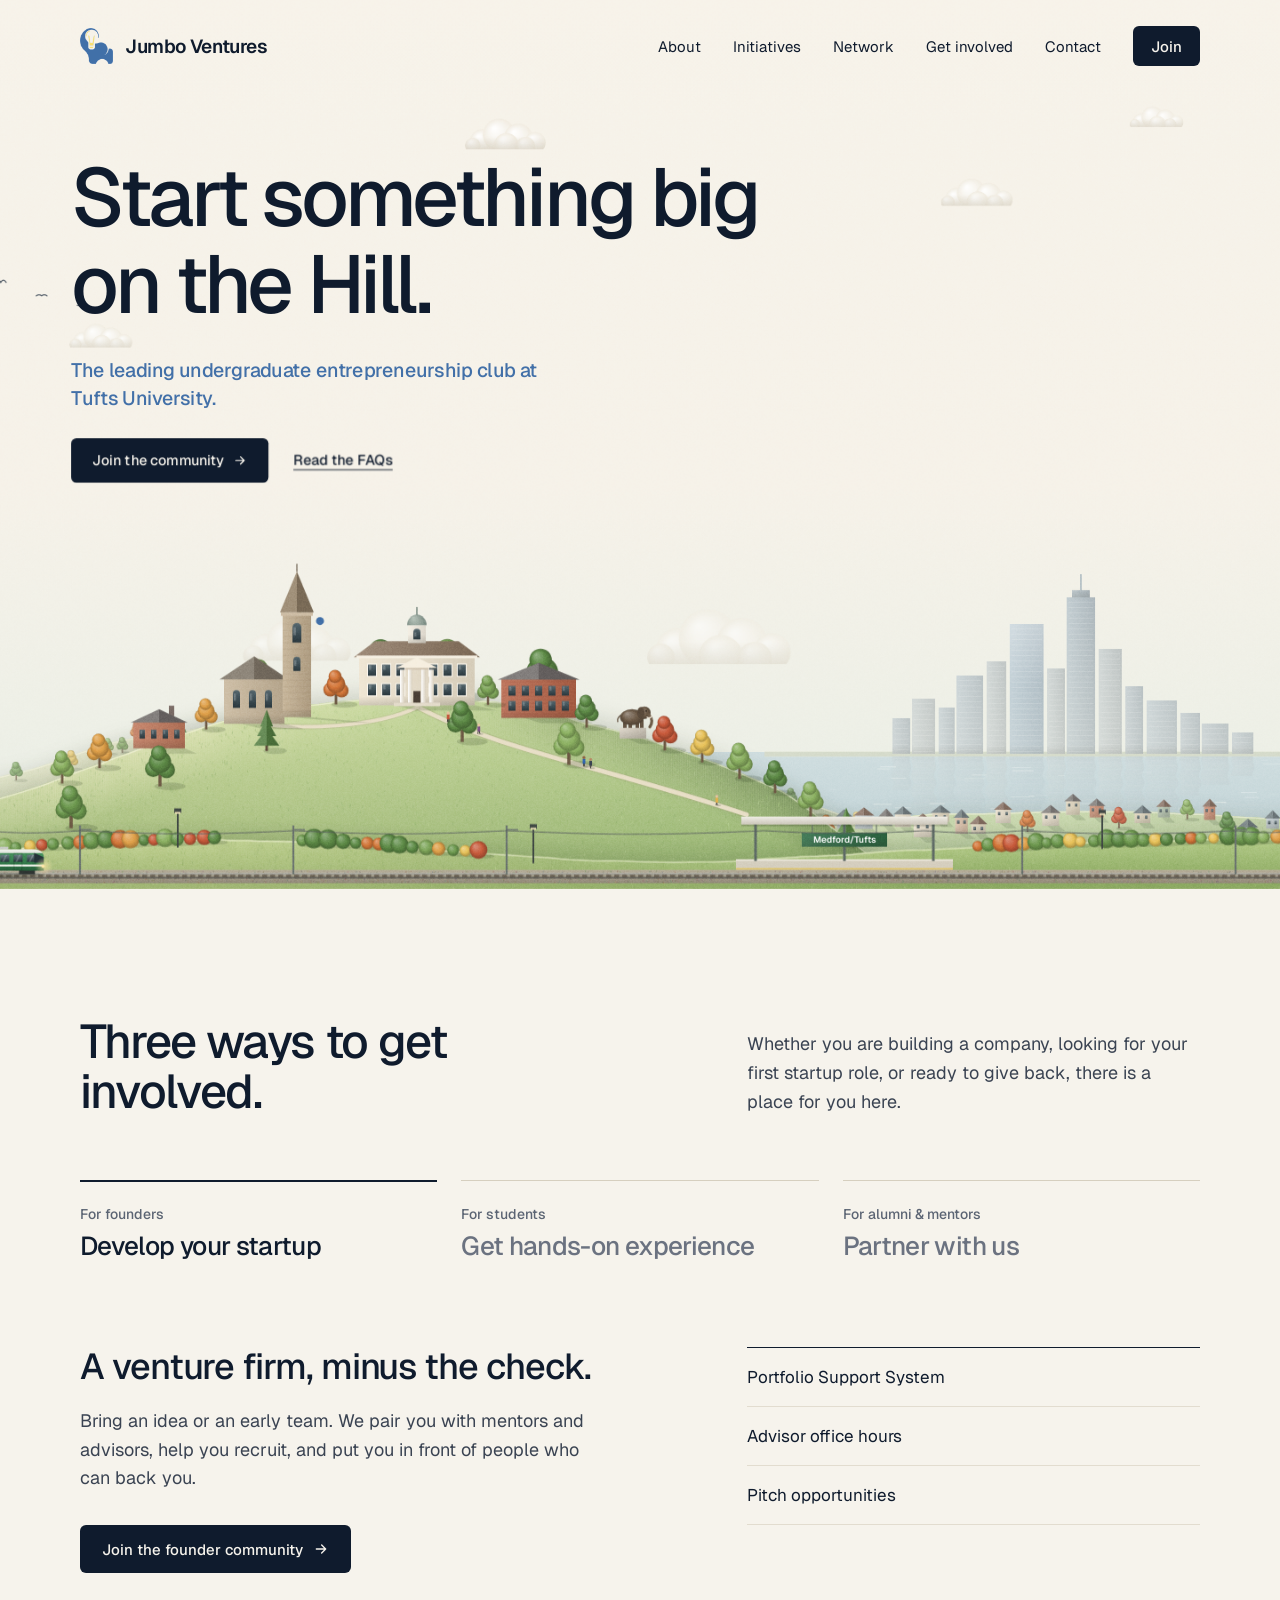
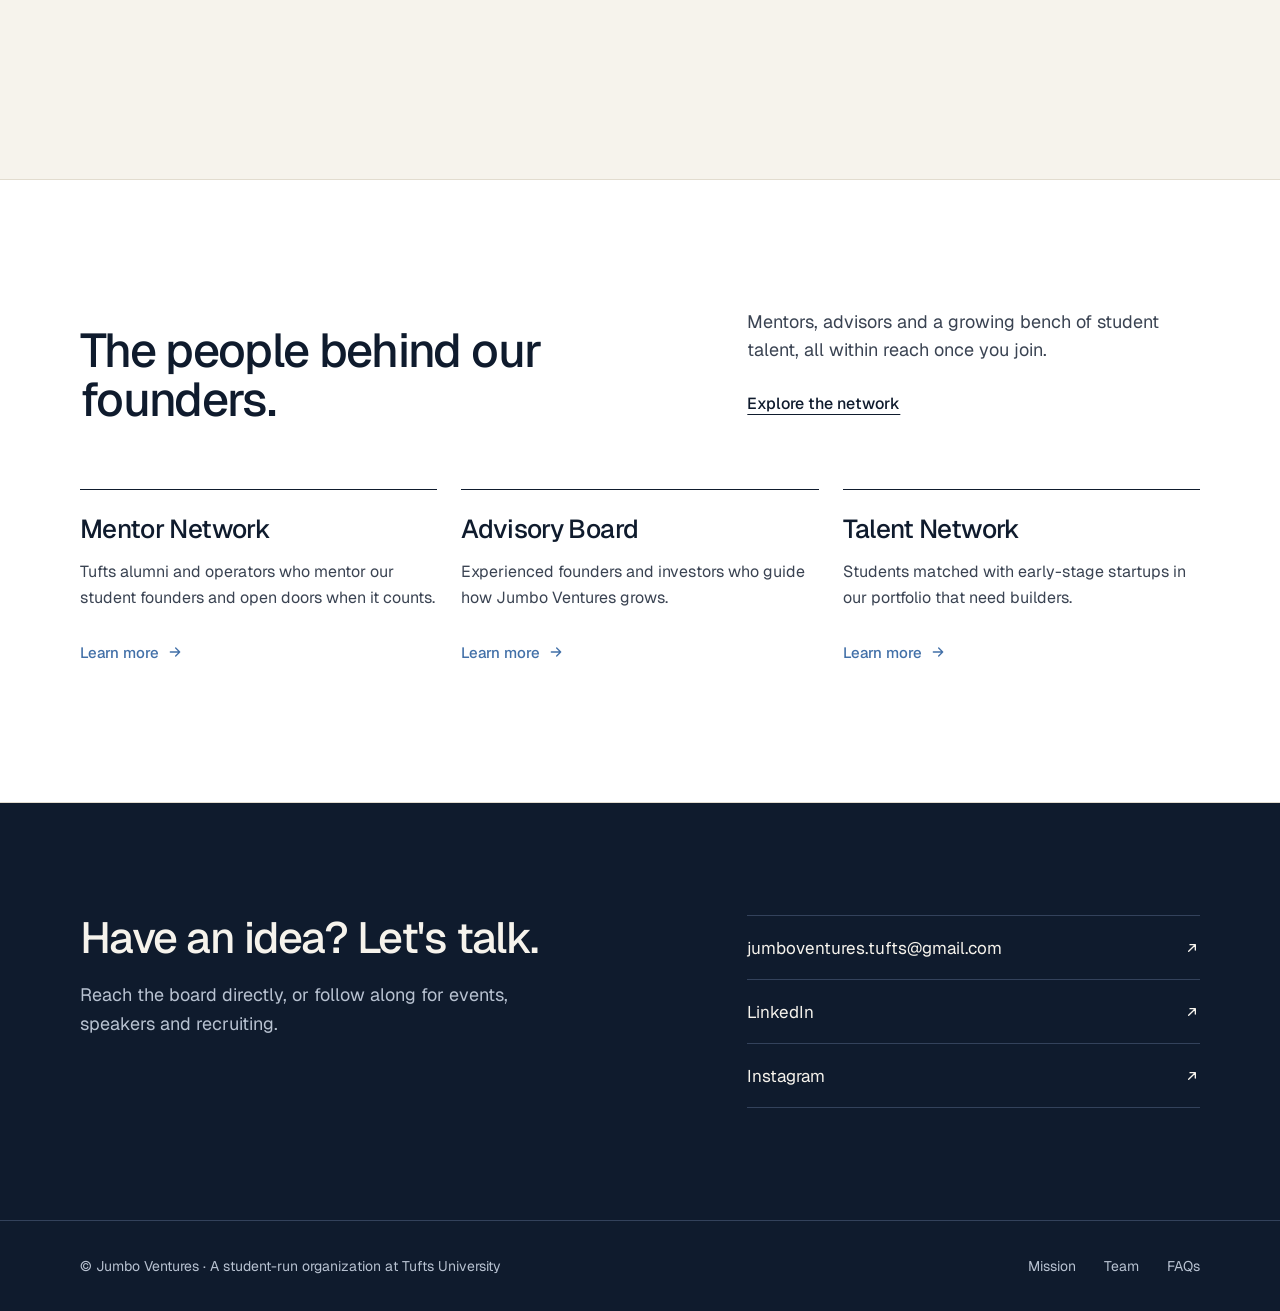
<file: index.html>
<!doctype html>
<html lang="en">
<head>
<meta charset="utf-8">
<meta name="viewport" content="width=device-width, initial-scale=1">
<title>Jumbo Ventures — Start something big on the Hill</title>
<meta name="description" content="Jumbo Ventures is the leading undergraduate entrepreneurship club at Tufts University.">
<meta property="og:title" content="Jumbo Ventures — Start something big on the Hill">
<meta property="og:description" content="Jumbo Ventures is the leading undergraduate entrepreneurship club at Tufts University.">
<link rel="icon" type="image/png" href="assets/jv-mark.png">
<link rel="preconnect" href="https://fonts.googleapis.com">
<link rel="preconnect" href="https://fonts.gstatic.com" crossorigin>
<link rel="stylesheet" href="https://fonts.googleapis.com/css2?family=Geist:wght@300..700&display=swap">
<link rel="stylesheet" href="assets/styles.css">
</head>
<body>

<header class="site-header overlay fade">
<a class="brand" href="index.html"><img src="assets/jv-mark.png" alt="" width="33" height="36"><span class="brand-name">Jumbo Ventures</span></a>
<button class="menu-btn" type="button" aria-label="Menu" aria-expanded="false" aria-controls="site-nav"><svg width="20" height="20" viewBox="0 0 24 24" fill="none" stroke="currentColor" stroke-width="2" stroke-linecap="round" aria-hidden="true"><path d="M4 8h16M4 16h16"/></svg></button>
<nav class="nav" id="site-nav" aria-label="Primary">
<a href="https://www.jumboventurestufts.org/about/mission">About</a>
<a href="https://www.jumboventurestufts.org/initatives/fireside-chats">Initiatives</a>
<a href="network.html">Network</a>
<a href="faq.html">Get involved</a>
<a href="#contact">Contact</a>
<a class="nav-cta" href="#paths">Join</a>
</nav>
</header>

<main>
<section class="hero" aria-label="Introduction">
<div class="hero-stage">
<div class="scene-wrap"><canvas id="scene" role="img" aria-label="Illustration: Tufts' Walnut Hill in early fall with Goddard Chapel, Ballou Hall and the Jumbo statue, students walking the paths, the Boston skyline reflected in the river, and a Green Line trolley pulling into Medford/Tufts"></canvas></div>
<div class="hero-copy">
<h1><span class="line rise" style="animation-delay: .15s;">Start something big</span><br><span class="roller rise" style="animation-delay: .45s;" aria-hidden="true"><span class="roller-track"><span>on the Hill.</span><span>at Tufts.</span><span>in your dorm room.</span><span>in Boston.</span><span>between classes.</span><span>on the Hill.</span></span></span><span class="sr-only" id="roller-live" aria-live="polite">on the Hill.</span></h1>
<p class="hero-sub rise" style="animation-delay: .75s;">The leading undergraduate entrepreneurship club at Tufts University.</p>
<div class="cta-row rise" style="animation-delay: .9s;"><a class="btn" href="#paths">Join the community <svg width="16" height="16" viewBox="0 0 24 24" fill="none" stroke="currentColor" stroke-width="2" stroke-linecap="round" stroke-linejoin="round" aria-hidden="true"><path d="M5 12h14M13 6l6 6-6 6"/></svg></a><a class="tlink" href="faq.html">Read the FAQs</a></div>
</div>
</div>
</section>

<section class="section" id="paths" aria-labelledby="paths-title">
<div class="grid12 section-head">
<h2 class="h2" id="paths-title">Three ways to get involved.</h2>
<div><p class="lede">Whether you are building a company, looking for your first startup role, or ready to give back, there is a place for you here.</p></div>
</div>
<div class="tabs" role="tablist" aria-label="Who you are">
<button class="path-row is-active" type="button" role="tab" id="tab-0" aria-controls="panel-0" aria-selected="true"><span class="bar"></span><span class="who">For founders</span><span class="title">Develop your startup</span></button>
<button class="path-row" type="button" role="tab" id="tab-1" aria-controls="panel-1" aria-selected="false" tabindex="-1"><span class="bar"></span><span class="who">For students</span><span class="title">Get hands-on experience</span></button>
<button class="path-row" type="button" role="tab" id="tab-2" aria-controls="panel-2" aria-selected="false" tabindex="-1"><span class="bar"></span><span class="who">For alumni &amp; mentors</span><span class="title">Partner with us</span></button>
</div>
<div class="path-panels">
<div class="panel grid12 is-active" id="panel-0" role="tabpanel" aria-labelledby="tab-0">
<div class="copy"><h3>A venture firm, minus the check.</h3><p>Bring an idea or an early team. We pair you with mentors and advisors, help you recruit, and put you in front of people who can back you.</p><a class="btn" href="https://www.jumboventurestufts.org/get-involved/founder-community">Join the founder community <svg width="16" height="16" viewBox="0 0 24 24" fill="none" stroke="currentColor" stroke-width="2" stroke-linecap="round" stroke-linejoin="round" aria-hidden="true"><path d="M5 12h14M13 6l6 6-6 6"/></svg></a></div>
<ul><li>Portfolio Support System</li><li>Advisor office hours</li><li>Pitch opportunities</li></ul>
</div>
<div class="panel grid12" id="panel-1" role="tabpanel" aria-labelledby="tab-1" hidden>
<div class="copy"><h3>Learn by building with real startups.</h3><p>Not ready to found? Join the Talent Network and get matched with early-stage companies in our portfolio that need designers, engineers and operators.</p><a class="btn" href="https://www.jumboventurestufts.org/initatives/talent-network">Join the talent network <svg width="16" height="16" viewBox="0 0 24 24" fill="none" stroke="currentColor" stroke-width="2" stroke-linecap="round" stroke-linejoin="round" aria-hidden="true"><path d="M5 12h14M13 6l6 6-6 6"/></svg></a></div>
<ul><li>Talent Network matching</li><li>Workshops and Fireside Chats</li><li>Trips to startup hubs</li></ul>
</div>
<div class="panel grid12" id="panel-2" role="tabpanel" aria-labelledby="tab-2" hidden>
<div class="copy"><h3>Help the next generation of Tufts founders.</h3><p>Share what you have learned: speak at a Fireside Chat, advise a student team, or join our Mentor Network and Advisory Board.</p><a class="btn" href="https://www.jumboventurestufts.org/partnership/partnering-with-jumbo-ventures">Partner with Jumbo Ventures <svg width="16" height="16" viewBox="0 0 24 24" fill="none" stroke="currentColor" stroke-width="2" stroke-linecap="round" stroke-linejoin="round" aria-hidden="true"><path d="M5 12h14M13 6l6 6-6 6"/></svg></a></div>
<ul><li>Mentor Network</li><li>Advisory Board</li><li>Speaking and hosting</li></ul>
</div>
</div>
</section>

<section class="section network" aria-labelledby="network-title">
<div class="grid12 section-head">
<h2 class="h2" id="network-title">The people behind our founders.</h2>
<div><p class="lede">Mentors, advisors and a growing bench of student talent, all within reach once you join.</p><a class="tlink" href="network.html">Explore the network</a></div>
</div>
<div class="network-cols">
<a class="network-col" href="network.html"><span class="name">Mentor Network</span><span class="desc">Tufts alumni and operators who mentor our student founders and open doors when it counts.</span><span class="more">Learn more <svg width="16" height="16" viewBox="0 0 24 24" fill="none" stroke="currentColor" stroke-width="2" stroke-linecap="round" stroke-linejoin="round" aria-hidden="true"><path d="M5 12h14M13 6l6 6-6 6"/></svg></span></a>
<a class="network-col" href="network.html"><span class="name">Advisory Board</span><span class="desc">Experienced founders and investors who guide how Jumbo Ventures grows.</span><span class="more">Learn more <svg width="16" height="16" viewBox="0 0 24 24" fill="none" stroke="currentColor" stroke-width="2" stroke-linecap="round" stroke-linejoin="round" aria-hidden="true"><path d="M5 12h14M13 6l6 6-6 6"/></svg></span></a>
<a class="network-col" href="network.html"><span class="name">Talent Network</span><span class="desc">Students matched with early-stage startups in our portfolio that need builders.</span><span class="more">Learn more <svg width="16" height="16" viewBox="0 0 24 24" fill="none" stroke="currentColor" stroke-width="2" stroke-linecap="round" stroke-linejoin="round" aria-hidden="true"><path d="M5 12h14M13 6l6 6-6 6"/></svg></span></a>
</div>
</section>

<section class="contact grid12" id="contact" aria-labelledby="contact-title">
<div>
<h2 class="h2" id="contact-title">Have an idea? Let's talk.</h2>
<p>Reach the board directly, or follow along for events, speakers and recruiting.</p>
</div>
<div class="contact-links">
<a href="mailto:jumboventures.tufts@gmail.com"><span>jumboventures.tufts@gmail.com</span><svg width="16" height="16" viewBox="0 0 24 24" fill="none" stroke="currentColor" stroke-width="2" stroke-linecap="round" stroke-linejoin="round" aria-hidden="true"><path d="M7 17L17 7M9 7h8v8"/></svg></a>
<a href="https://www.linkedin.com/company/tufts-jumbo-ventures/"><span>LinkedIn</span><svg width="16" height="16" viewBox="0 0 24 24" fill="none" stroke="currentColor" stroke-width="2" stroke-linecap="round" stroke-linejoin="round" aria-hidden="true"><path d="M7 17L17 7M9 7h8v8"/></svg></a>
<a href="https://www.instagram.com/tuftsjumboventures/"><span>Instagram</span><svg width="16" height="16" viewBox="0 0 24 24" fill="none" stroke="currentColor" stroke-width="2" stroke-linecap="round" stroke-linejoin="round" aria-hidden="true"><path d="M7 17L17 7M9 7h8v8"/></svg></a>
</div>
</section>
</main>

<footer class="site-footer">
<span>© Jumbo Ventures · A student-run organization at Tufts University</span>
<nav aria-label="Footer"><a href="https://www.jumboventurestufts.org/about/mission">Mission</a><a href="https://www.jumboventurestufts.org/about/team">Team</a><a href="faq.html">FAQs</a></nav>
</footer>

<script src="assets/scene.js"></script>
<script src="assets/site.js"></script>
</body>
</html>
</file>
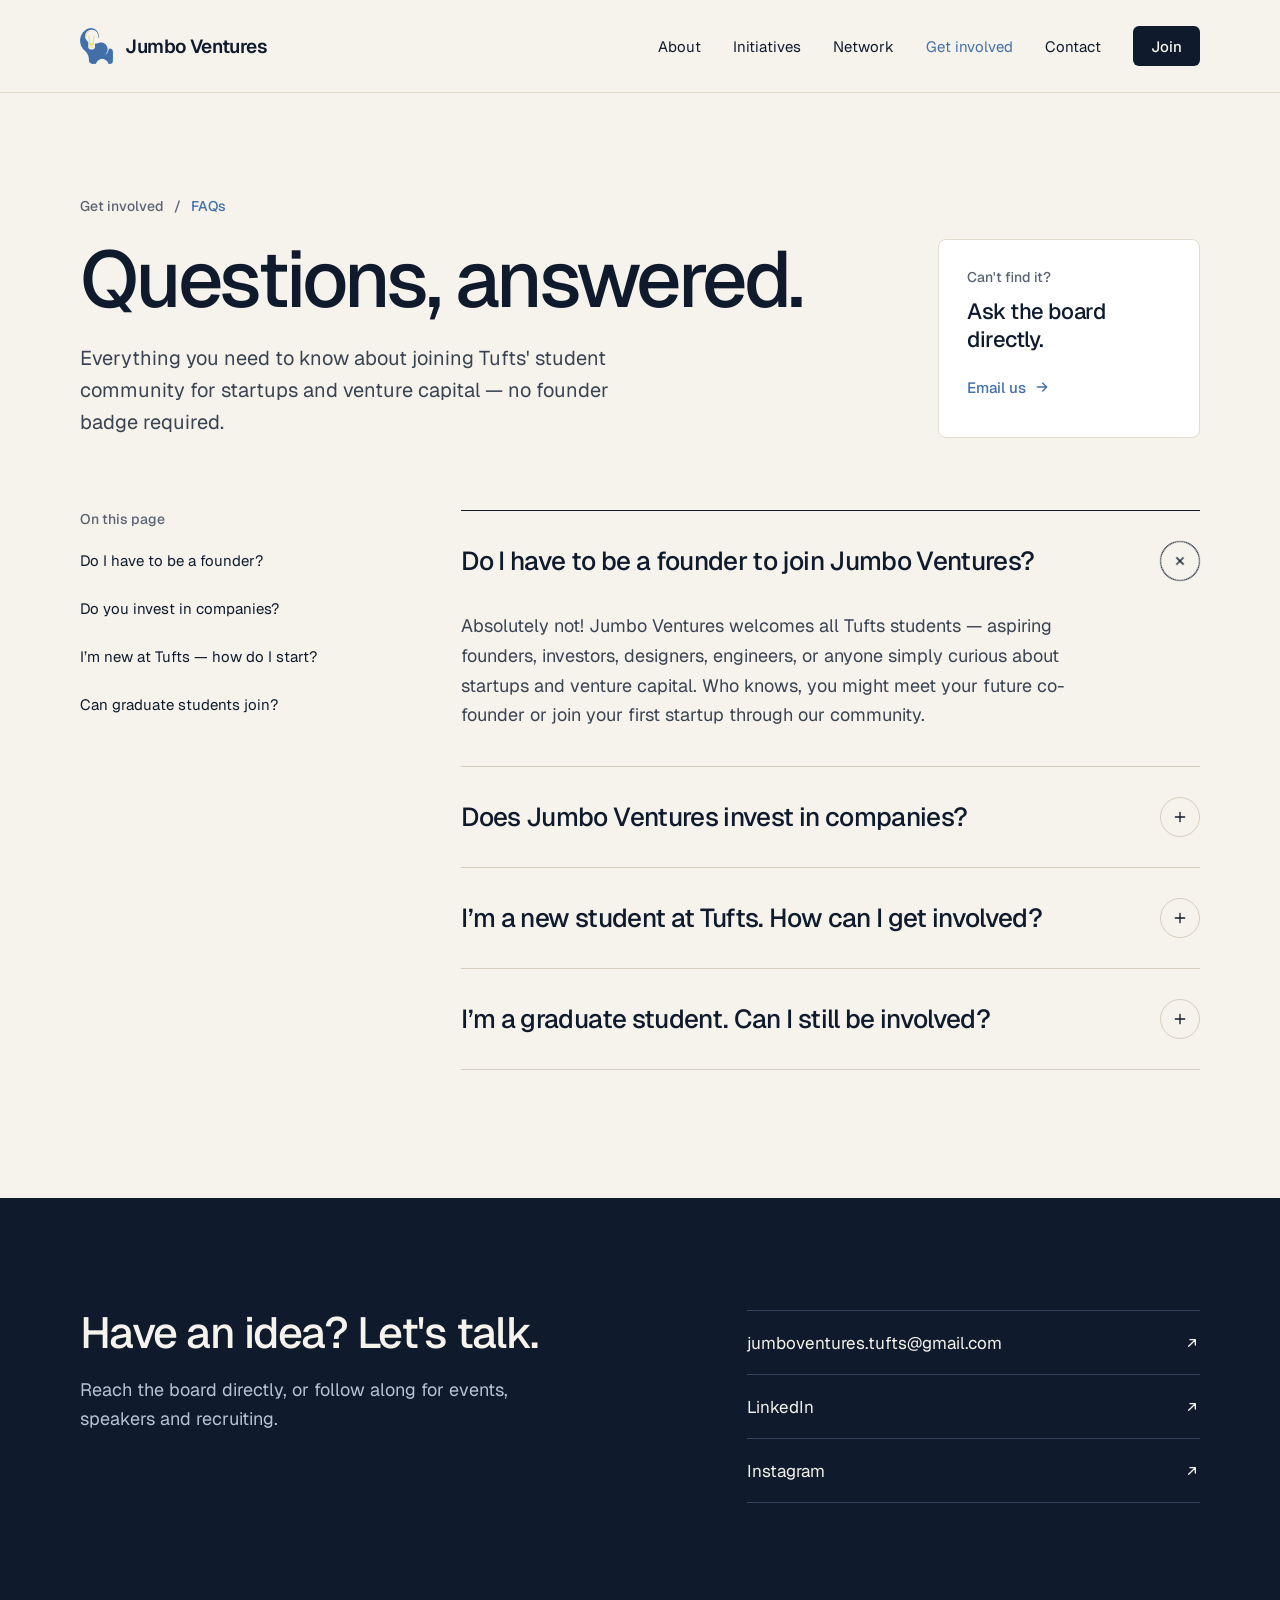
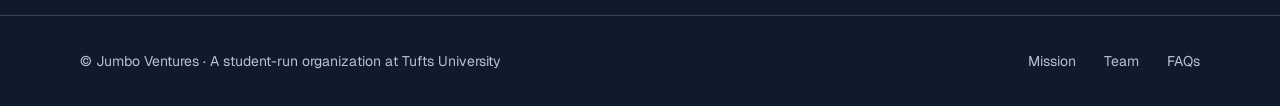
<file: faq.html>
<!doctype html>
<html lang="en">
<head>
<meta charset="utf-8">
<meta name="viewport" content="width=device-width, initial-scale=1">
<title>FAQs — Jumbo Ventures</title>
<meta name="description" content="Answers to common questions about joining Jumbo Ventures at Tufts.">
<meta property="og:title" content="FAQs — Jumbo Ventures">
<meta property="og:description" content="Answers to common questions about joining Jumbo Ventures at Tufts.">
<link rel="icon" type="image/png" href="assets/jv-mark.png">
<link rel="preconnect" href="https://fonts.googleapis.com">
<link rel="preconnect" href="https://fonts.gstatic.com" crossorigin>
<link rel="stylesheet" href="https://fonts.googleapis.com/css2?family=Geist:wght@300..700&display=swap">
<link rel="stylesheet" href="assets/styles.css">
</head>
<body>

<header class="site-header ruled">
<a class="brand" href="index.html"><img src="assets/jv-mark.png" alt="" width="33" height="36"><span class="brand-name">Jumbo Ventures</span></a>
<button class="menu-btn" type="button" aria-label="Menu" aria-expanded="false" aria-controls="site-nav"><svg width="20" height="20" viewBox="0 0 24 24" fill="none" stroke="currentColor" stroke-width="2" stroke-linecap="round" aria-hidden="true"><path d="M4 8h16M4 16h16"/></svg></button>
<nav class="nav" id="site-nav" aria-label="Primary">
<a href="https://www.jumboventurestufts.org/about/mission">About</a>
<a href="https://www.jumboventurestufts.org/initatives/fireside-chats">Initiatives</a>
<a href="network.html">Network</a>
<a href="faq.html" aria-current="page">Get involved</a>
<a href="#contact">Contact</a>
<a class="nav-cta" href="index.html#paths">Join</a>
</nav>
</header>

<main>
<section class="page-hero grid12">
<div>
<div class="crumbs"><span>Get involved</span><span aria-hidden="true">/</span><span class="here">FAQs</span></div>
<h1>Questions, answered.</h1>
<p class="lede" style="max-width: 560px; font-size: 20px;">Everything you need to know about joining Tufts' student community for startups and venture capital — no founder badge required.</p>
</div>
<aside class="ask-card"><span class="k">Can't find it?</span><span class="t">Ask the board directly.</span><a href="mailto:jumboventures.tufts@gmail.com">Email us <svg width="16" height="16" viewBox="0 0 24 24" fill="none" stroke="currentColor" stroke-width="2" stroke-linecap="round" stroke-linejoin="round" aria-hidden="true"><path d="M5 12h14M13 6l6 6-6 6"/></svg></a></aside>
</section>
<section class="faq-grid grid12" aria-label="Frequently asked questions">
<nav class="faq-toc" aria-label="Questions on this page"><span class="k">On this page</span>
<button type="button">Do I have to be a founder?</button>
<button type="button">Do you invest in companies?</button>
<button type="button">I’m new at Tufts — how do I start?</button>
<button type="button">Can graduate students join?</button>
</nav>
<div class="faq-list">
<div class="faq-item is-open">
<h2 style="margin:0;font:inherit;"><button class="faq-q" type="button" aria-expanded="true" aria-controls="faq-a-0" id="faq-q-0"><span class="q">Do I have to be a founder to join Jumbo Ventures?</span><span class="icon"><svg width="16" height="16" viewBox="0 0 24 24" fill="none" stroke="currentColor" stroke-width="2" stroke-linecap="round" aria-hidden="true"><path d="M12 5v14M5 12h14"/></svg></span></button></h2>
<div class="faq-a" id="faq-a-0" role="region" aria-labelledby="faq-q-0"><div><p>Absolutely not! Jumbo Ventures welcomes all Tufts students — aspiring founders, investors, designers, engineers, or anyone simply curious about startups and venture capital. Who knows, you might meet your future co-founder or join your first startup through our community.</p></div></div>
</div>
<div class="faq-item">
<h2 style="margin:0;font:inherit;"><button class="faq-q" type="button" aria-expanded="false" aria-controls="faq-a-1" id="faq-q-1"><span class="q">Does Jumbo Ventures invest in companies?</span><span class="icon"><svg width="16" height="16" viewBox="0 0 24 24" fill="none" stroke="currentColor" stroke-width="2" stroke-linecap="round" aria-hidden="true"><path d="M12 5v14M5 12h14"/></svg></span></button></h2>
<div class="faq-a" id="faq-a-1" role="region" aria-labelledby="faq-q-1"><div><p>No, we don’t directly invest in startups. Jumbo Ventures is a student-run organization focused on education, networking, and community. We make introductions, host pitch events, and connect student founders with mentors, alumni, and potential investors. Tufts students can also access funding through the Derby Entrepreneurship Center (competitions and grants) — those aren’t affiliated with or managed by Jumbo Ventures, but we’re happy to guide you toward them.</p></div></div>
</div>
<div class="faq-item">
<h2 style="margin:0;font:inherit;"><button class="faq-q" type="button" aria-expanded="false" aria-controls="faq-a-2" id="faq-q-2"><span class="q">I’m a new student at Tufts. How can I get involved?</span><span class="icon"><svg width="16" height="16" viewBox="0 0 24 24" fill="none" stroke="currentColor" stroke-width="2" stroke-linecap="round" aria-hidden="true"><path d="M12 5v14M5 12h14"/></svg></span></button></h2>
<div class="faq-a" id="faq-a-2" role="region" aria-labelledby="faq-q-2"><div><p>We’re excited to have you! Browse our semester-long programs, upcoming events, workshops, and recruitment opportunities. Follow us on <a href="https://www.linkedin.com/company/tufts-jumbo-ventures/">LinkedIn</a> and <a href="https://www.instagram.com/tuftsjumboventures/">Instagram (@tuftsjumboventures)</a> to stay in the loop.</p></div></div>
</div>
<div class="faq-item">
<h2 style="margin:0;font:inherit;"><button class="faq-q" type="button" aria-expanded="false" aria-controls="faq-a-3" id="faq-q-3"><span class="q">I’m a graduate student. Can I still be involved?</span><span class="icon"><svg width="16" height="16" viewBox="0 0 24 24" fill="none" stroke="currentColor" stroke-width="2" stroke-linecap="round" aria-hidden="true"><path d="M12 5v14M5 12h14"/></svg></span></button></h2>
<div class="faq-a" id="faq-a-3" role="region" aria-labelledby="faq-q-3"><div><p>Jumbo Ventures primarily serves Tufts undergraduates, but we’re always open to collaborating with graduate students who are passionate about innovation and startups. If you’re interested in partnering, mentoring, or joining our programs, reach out to one of our board members directly.</p></div></div>
</div>
</div>
</section>
<section class="contact grid12" id="contact" aria-labelledby="contact-title">
<div>
<h2 class="h2" id="contact-title">Have an idea? Let's talk.</h2>
<p>Reach the board directly, or follow along for events, speakers and recruiting.</p>
</div>
<div class="contact-links">
<a href="mailto:jumboventures.tufts@gmail.com"><span>jumboventures.tufts@gmail.com</span><svg width="16" height="16" viewBox="0 0 24 24" fill="none" stroke="currentColor" stroke-width="2" stroke-linecap="round" stroke-linejoin="round" aria-hidden="true"><path d="M7 17L17 7M9 7h8v8"/></svg></a>
<a href="https://www.linkedin.com/company/tufts-jumbo-ventures/"><span>LinkedIn</span><svg width="16" height="16" viewBox="0 0 24 24" fill="none" stroke="currentColor" stroke-width="2" stroke-linecap="round" stroke-linejoin="round" aria-hidden="true"><path d="M7 17L17 7M9 7h8v8"/></svg></a>
<a href="https://www.instagram.com/tuftsjumboventures/"><span>Instagram</span><svg width="16" height="16" viewBox="0 0 24 24" fill="none" stroke="currentColor" stroke-width="2" stroke-linecap="round" stroke-linejoin="round" aria-hidden="true"><path d="M7 17L17 7M9 7h8v8"/></svg></a>
</div>
</section>
</main>

<footer class="site-footer">
<span>© Jumbo Ventures · A student-run organization at Tufts University</span>
<nav aria-label="Footer"><a href="https://www.jumboventurestufts.org/about/mission">Mission</a><a href="https://www.jumboventurestufts.org/about/team">Team</a><a href="faq.html">FAQs</a></nav>
</footer>

<script src="assets/site.js"></script>
</body>
</html>
</file>
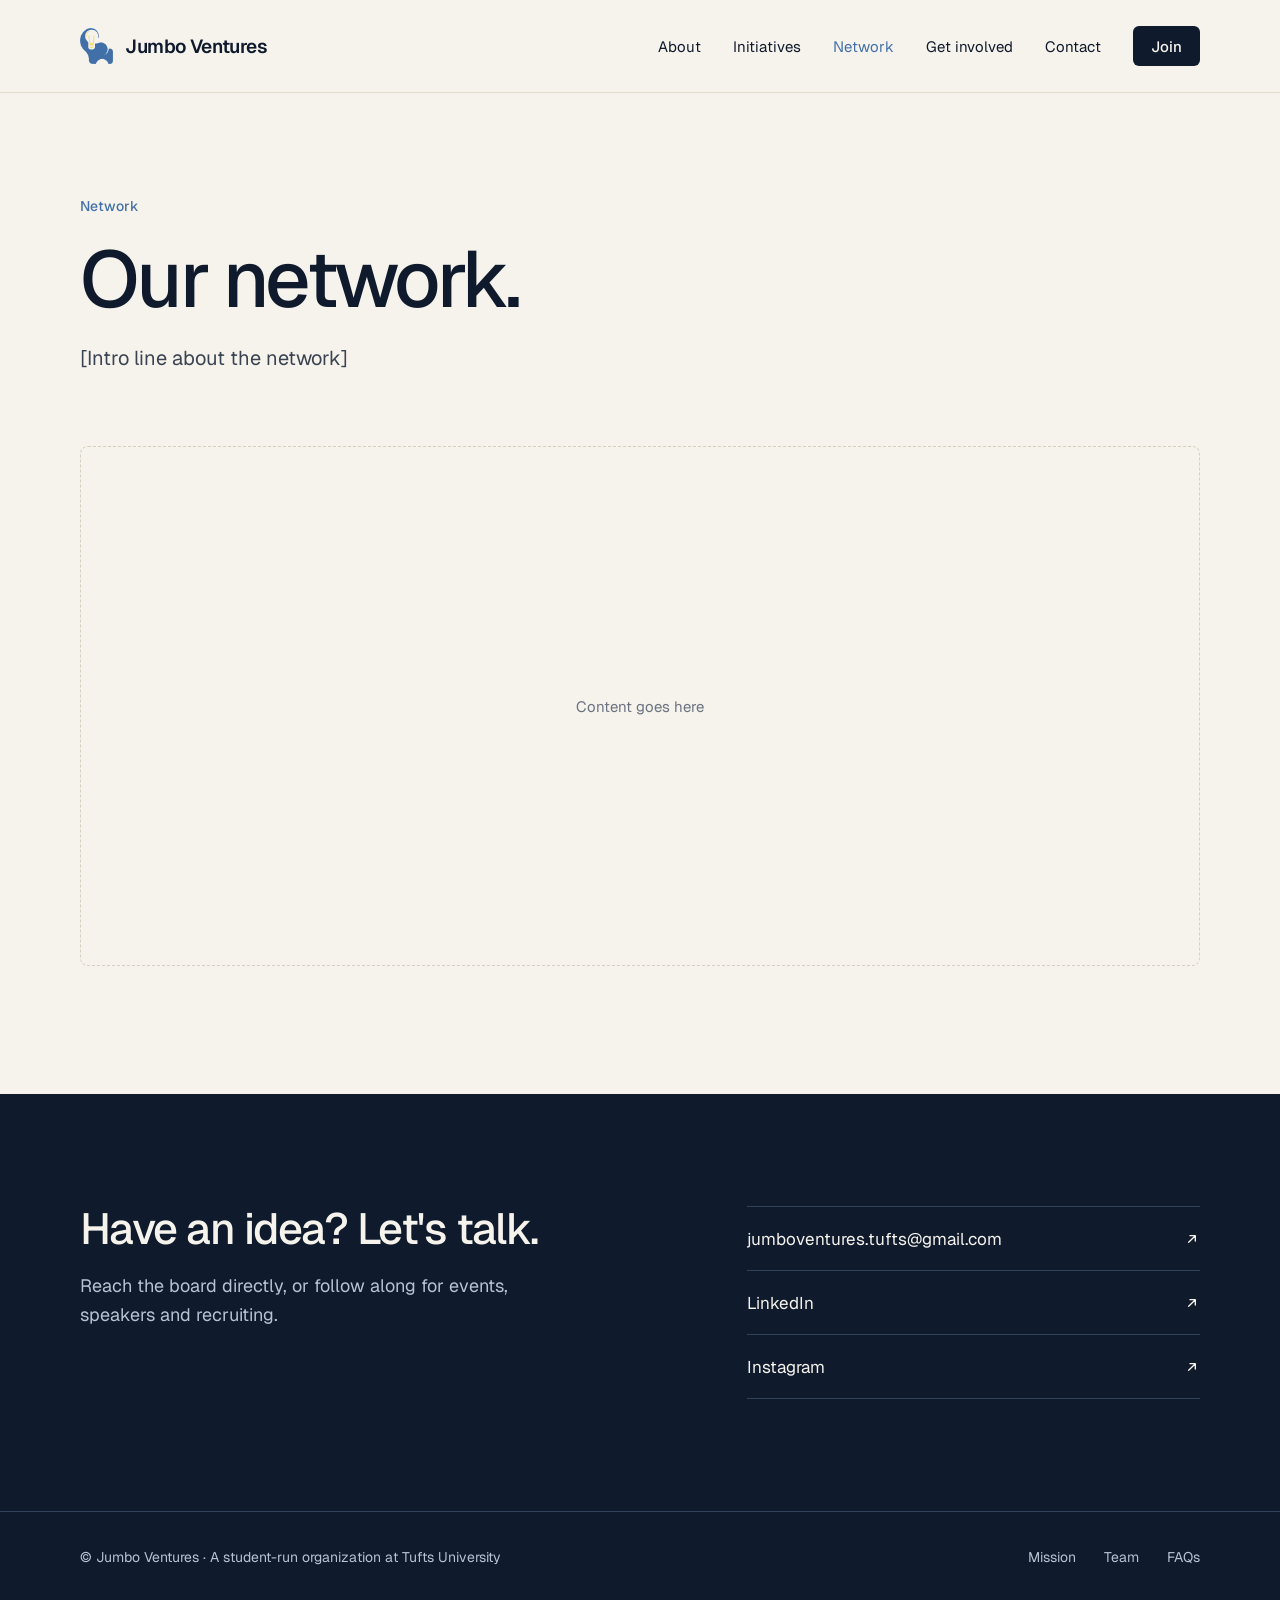
<file: network.html>
<!doctype html>
<html lang="en">
<head>
<meta charset="utf-8">
<meta name="viewport" content="width=device-width, initial-scale=1">
<title>Our network — Jumbo Ventures</title>
<meta name="description" content="The mentors, advisors and student talent behind Jumbo Ventures at Tufts.">
<meta property="og:title" content="Our network — Jumbo Ventures">
<meta property="og:description" content="The mentors, advisors and student talent behind Jumbo Ventures at Tufts.">
<link rel="icon" type="image/png" href="assets/jv-mark.png">
<link rel="preconnect" href="https://fonts.googleapis.com">
<link rel="preconnect" href="https://fonts.gstatic.com" crossorigin>
<link rel="stylesheet" href="https://fonts.googleapis.com/css2?family=Geist:wght@300..700&display=swap">
<link rel="stylesheet" href="assets/styles.css">
</head>
<body>

<header class="site-header ruled">
<a class="brand" href="index.html"><img src="assets/jv-mark.png" alt="" width="33" height="36"><span class="brand-name">Jumbo Ventures</span></a>
<button class="menu-btn" type="button" aria-label="Menu" aria-expanded="false" aria-controls="site-nav"><svg width="20" height="20" viewBox="0 0 24 24" fill="none" stroke="currentColor" stroke-width="2" stroke-linecap="round" aria-hidden="true"><path d="M4 8h16M4 16h16"/></svg></button>
<nav class="nav" id="site-nav" aria-label="Primary">
<a href="https://www.jumboventurestufts.org/about/mission">About</a>
<a href="https://www.jumboventurestufts.org/initatives/fireside-chats">Initiatives</a>
<a href="network.html" aria-current="page">Network</a>
<a href="faq.html">Get involved</a>
<a href="#contact">Contact</a>
<a class="nav-cta" href="index.html#paths">Join</a>
</nav>
</header>

<main>
<section class="page-hero grid12">
<div>
<div class="crumbs"><span class="here">Network</span></div>
<h1>Our network.</h1>
<p class="lede" style="max-width: 620px; font-size: 20px;">[Intro line about the network]</p>
</div>
</section>
<div class="placeholder">Content goes here</div>
<section class="contact grid12" id="contact" aria-labelledby="contact-title">
<div>
<h2 class="h2" id="contact-title">Have an idea? Let's talk.</h2>
<p>Reach the board directly, or follow along for events, speakers and recruiting.</p>
</div>
<div class="contact-links">
<a href="mailto:jumboventures.tufts@gmail.com"><span>jumboventures.tufts@gmail.com</span><svg width="16" height="16" viewBox="0 0 24 24" fill="none" stroke="currentColor" stroke-width="2" stroke-linecap="round" stroke-linejoin="round" aria-hidden="true"><path d="M7 17L17 7M9 7h8v8"/></svg></a>
<a href="https://www.linkedin.com/company/tufts-jumbo-ventures/"><span>LinkedIn</span><svg width="16" height="16" viewBox="0 0 24 24" fill="none" stroke="currentColor" stroke-width="2" stroke-linecap="round" stroke-linejoin="round" aria-hidden="true"><path d="M7 17L17 7M9 7h8v8"/></svg></a>
<a href="https://www.instagram.com/tuftsjumboventures/"><span>Instagram</span><svg width="16" height="16" viewBox="0 0 24 24" fill="none" stroke="currentColor" stroke-width="2" stroke-linecap="round" stroke-linejoin="round" aria-hidden="true"><path d="M7 17L17 7M9 7h8v8"/></svg></a>
</div>
</section>
</main>

<footer class="site-footer">
<span>© Jumbo Ventures · A student-run organization at Tufts University</span>
<nav aria-label="Footer"><a href="https://www.jumboventurestufts.org/about/mission">Mission</a><a href="https://www.jumboventurestufts.org/about/team">Team</a><a href="faq.html">FAQs</a></nav>
</footer>

<script src="assets/site.js"></script>
</body>
</html>
</file>
<file: assets/styles.css>
/* Jumbo Ventures — shared styles */
:root {
  --ink: #0F1B2D;
  --ivory: #F6F3EC;
  --paper: #FFFFFF;
  --muted: #3A4352;
  --sub: #5B6473;
  --faint: #6B7280;
  --line: #D6CFBF;
  --line-soft: #E2DCCF;
  --navy-line: #33425B;
  --navy-text: #B8C2D1;
  --accent: #4270A8;
  --accent-hover: #2F5585;
  --font: 'Geist', system-ui, -apple-system, 'Segoe UI', sans-serif;
  --gutter: 80px;
}
@media (max-width: 900px) { :root { --gutter: 20px; } }

*, *::before, *::after { box-sizing: border-box; }
html { scroll-behavior: smooth; }
body { margin: 0; background: var(--ivory); color: var(--ink); font-family: var(--font); -webkit-font-smoothing: antialiased; }
a { color: var(--accent); }
a:hover { color: var(--accent-hover); }
img { display: block; max-width: 100%; }
button { font-family: inherit; }
:focus-visible { outline: 3px solid var(--accent); outline-offset: 3px; border-radius: 4px; }
.sr-only { position: absolute; width: 1px; height: 1px; overflow: hidden; clip: rect(0 0 0 0); white-space: nowrap; }

/* ---------- motion ---------- */
@keyframes jvRise { from { opacity: 0; transform: translateY(24px); } to { opacity: 1; transform: none; } }
@keyframes jvFade { from { opacity: 0; } to { opacity: 1; } }
@keyframes jvPanel { from { opacity: 0; transform: translateY(8px); } to { opacity: 1; transform: none; } }
.rise { animation: jvRise .9s cubic-bezier(.2,.7,.2,1) both; }
.fade { animation: jvFade 1.4s ease both; }
@media (prefers-reduced-motion: reduce) {
  .rise, .fade, .panel { animation: none !important; }
  html { scroll-behavior: auto; }
}

/* ---------- type + buttons ---------- */
.h2 { margin: 0; font-size: clamp(36px, 3.7vw, 52px); line-height: 1.05; font-weight: 500; letter-spacing: -0.035em; }
.lede { margin: 0; font-size: 18px; line-height: 1.6; color: var(--muted); }
.btn { display: inline-flex; align-items: center; gap: 10px; min-height: 50px; padding: 0 24px; border-radius: 6px; background: var(--ink); color: var(--ivory); font-size: 16px; font-weight: 500; text-decoration: none; transition: background .2s ease; }
.btn:hover { background: #22324C; color: var(--ivory); }
.tlink { display: inline-flex; align-items: center; min-height: 44px; color: var(--ink); font-size: 16px; font-weight: 500; text-decoration: underline; text-decoration-thickness: 1px; text-underline-offset: 5px; }
.tlink:hover { color: var(--ink); text-decoration-thickness: 2px; }
.grid12 { display: grid; grid-template-columns: repeat(12, minmax(0, 1fr)); column-gap: 24px; }
.section { padding: 128px var(--gutter); }
.section-head { align-items: end; }
.section-head > :first-child { grid-column: span 6; }
.section-head > :last-child { grid-column: 8 / span 5; display: flex; flex-direction: column; align-items: flex-start; gap: 16px; }
@media (max-width: 900px) {
  .section { padding: 72px var(--gutter); }
  .grid12 { display: flex; flex-direction: column; align-items: stretch; gap: 20px; }
}

/* ---------- header ---------- */
.site-header { position: relative; z-index: 10; display: flex; align-items: center; justify-content: space-between; padding: 26px var(--gutter); }
.site-header.overlay { position: absolute; top: 0; left: 0; right: 0; }
.site-header.ruled { border-bottom: 1px solid var(--line-soft); }
.brand { display: flex; align-items: center; gap: 12px; text-decoration: none; color: var(--ink); }
.brand:hover { color: var(--ink); }
.brand img { width: 33px; height: 36px; }
.brand-name { font-size: 19px; font-weight: 600; letter-spacing: -0.02em; }
.nav { display: flex; align-items: center; gap: 32px; font-size: 15px; }
.nav a { color: var(--ink); text-decoration: none; }
.nav a:hover { color: var(--accent); }
.nav a[aria-current="page"] { color: var(--accent); }
.nav .nav-cta { display: inline-flex; align-items: center; min-height: 40px; padding: 0 18px; border-radius: 6px; background: var(--ink); color: var(--ivory); font-weight: 500; }
.nav .nav-cta:hover { color: var(--ivory); background: #22324C; }
.menu-btn { display: none; align-items: center; justify-content: center; width: 44px; height: 44px; border: 1px solid var(--ink); border-radius: 6px; background: transparent; color: var(--ink); cursor: pointer; }
@media (max-width: 900px) {
  .site-header { padding: 16px var(--gutter); }
  .brand img { width: 28px; height: 31px; }
  .brand-name { font-size: 17px; }
  .menu-btn { display: flex; }
  .nav { display: none; position: absolute; top: 100%; left: var(--gutter); right: var(--gutter); flex-direction: column; align-items: stretch; gap: 0; padding: 8px 20px; background: var(--paper); border: 1px solid var(--line-soft); border-radius: 8px; box-shadow: 0 18px 40px rgba(15,27,45,.12); }
  .nav.is-open { display: flex; }
  .nav a { display: flex; align-items: center; min-height: 48px; border-bottom: 1px solid var(--line-soft); }
  .nav a:last-child { border-bottom: none; }
  .nav .nav-cta { background: none; color: var(--ink); padding: 0; border-radius: 0; font-weight: 600; }
}

/* ---------- hero ---------- */
.hero { position: relative; overflow: hidden; background: #F7F3EA; }
.hero-stage { position: relative; width: 1440px; height: 1000px; transform-origin: 0 0; }
.scene-wrap { position: absolute; inset: 0; }
#scene { position: absolute; left: 0; top: 0; width: 1440px; height: 1000px; display: block; }
.hero-copy { position: absolute; left: 0; top: 0; width: 1440px; padding: 176px 80px 0; display: flex; flex-direction: column; align-items: flex-start; gap: 28px; }
.hero h1 { margin: 0; max-width: 1100px; font-size: 92px; line-height: 1; font-weight: 500; letter-spacing: -0.045em; }
.hero h1 .line { display: inline-block; }
.roller { display: inline-block; vertical-align: top; height: 1.14em; overflow: hidden; -webkit-mask-image: linear-gradient(to bottom, transparent 0, #000 7%, #000 93%, transparent 100%); mask-image: linear-gradient(to bottom, transparent 0, #000 7%, #000 93%, transparent 100%); }
.roller-track { display: flex; flex-direction: column; align-items: flex-start; transition: transform .75s cubic-bezier(.7,0,.2,1); }
.roller-track.snap { transition: none; }
.roller-track span { display: block; height: 1.14em; line-height: 1.14em; white-space: nowrap; }
.hero-sub { margin: 0; max-width: 560px; font-size: 22px; line-height: 1.45; font-weight: 500; letter-spacing: -0.01em; color: var(--accent); }
.cta-row { display: flex; align-items: center; gap: 28px; }
@media (max-width: 899px) {
  .hero-stage { width: auto; height: auto; transform: none !important; display: flex; flex-direction: column; }
  .hero { height: auto !important; }
  .hero-copy { position: relative; width: auto; padding: 112px var(--gutter) 28px; gap: 20px; }
  .hero h1 { font-size: clamp(32px, 9.4vw, 56px); }
  .hero-sub { font-size: 18px; }
  .cta-row { gap: 20px; flex-wrap: wrap; }
  .scene-wrap { order: 2; position: relative; inset: auto; aspect-ratio: 1440 / 470; overflow: hidden; }
  #scene { top: auto; bottom: 0; width: 100%; height: auto; aspect-ratio: 1440 / 1000; }
}

/* ---------- get involved (tabs) ---------- */
.tabs { margin-top: 64px; display: grid; grid-template-columns: repeat(3, minmax(0, 1fr)); column-gap: 24px; }
.path-row { position: relative; display: flex; flex-direction: column; align-items: flex-start; gap: 8px; padding: 24px 0 28px; border: none; border-top: 1px solid var(--line); background: none; text-align: left; cursor: pointer; color: var(--faint); }
.path-row .who { font-size: 14px; font-weight: 500; color: var(--sub); }
.path-row .title { font-size: 26px; line-height: 1.2; font-weight: 500; letter-spacing: -0.025em; transition: color .25s ease; }
.path-row .bar { position: absolute; left: 0; right: 0; top: -1px; height: 2px; background: var(--ink); transform: scaleX(0); transform-origin: left center; transition: transform .5s cubic-bezier(.2,.7,.2,1); }
.path-row:hover .title { color: var(--ink); }
.path-row.is-active { color: var(--ink); }
.path-row.is-active .bar { transform: scaleX(1); }
.path-panels { min-height: 360px; }
.panel { display: none; padding-top: 56px; }
.panel.is-active { display: grid; animation: jvPanel .45s cubic-bezier(.2,.7,.2,1) both; }
.panel .copy { grid-column: span 6; display: flex; flex-direction: column; align-items: flex-start; gap: 20px; }
.panel h3 { margin: 0; font-size: 36px; line-height: 1.12; font-weight: 500; letter-spacing: -0.03em; }
.panel p { margin: 0; max-width: 520px; font-size: 18px; line-height: 1.6; color: var(--muted); }
.panel .btn { margin-top: 12px; min-height: 48px; padding: 0 22px; font-size: 15px; }
.panel ul { grid-column: 8 / span 5; margin: 0; padding: 0; list-style: none; border-top: 1px solid var(--ink); }
.panel li { padding: 18px 0; border-bottom: 1px solid var(--line-soft); font-size: 17px; }
@media (max-width: 900px) {
  .tabs { display: flex; flex-direction: column; margin-top: 36px; }
  .path-row { padding: 18px 0 20px; }
  .path-row .title { font-size: 22px; }
  .path-panels { min-height: 0; }
  .panel { padding-top: 28px; }
  .panel.is-active { display: flex; flex-direction: column; gap: 32px; }
  .panel h3 { font-size: 28px; }
}

/* ---------- network ---------- */
.network { background: var(--paper); border-top: 1px solid var(--line-soft); border-bottom: 1px solid var(--line-soft); }
.network-cols { margin-top: 64px; display: grid; grid-template-columns: repeat(3, minmax(0, 1fr)); column-gap: 24px; }
.network-col { display: flex; flex-direction: column; gap: 14px; padding-top: 24px; border-top: 1px solid var(--ink); color: var(--ink); text-decoration: none; }
.network-col:hover { color: var(--ink); }
.network-col .name { font-size: 26px; line-height: 1.2; font-weight: 500; letter-spacing: -0.025em; }
.network-col .desc { font-size: 16px; line-height: 1.6; color: var(--muted); }
.network-col .more { margin-top: 6px; display: inline-flex; align-items: center; gap: 8px; min-height: 44px; font-size: 15px; font-weight: 500; color: var(--accent); }
.network-col .more svg { transition: transform .25s ease; }
.network-col:hover .more svg { transform: translateX(4px); }
@media (max-width: 900px) {
  .network-cols { grid-template-columns: 1fr; row-gap: 36px; margin-top: 40px; }
}

/* ---------- contact + footer ---------- */
.contact { padding: 112px var(--gutter); background: var(--ink); color: var(--ivory); align-items: start; }
.contact > :first-child { grid-column: span 6; display: flex; flex-direction: column; gap: 20px; }
.contact h2 { font-size: clamp(34px, 3.4vw, 48px); }
.contact p { margin: 0; max-width: 440px; font-size: 18px; line-height: 1.6; color: var(--navy-text); }
.contact-links { grid-column: 8 / span 5; display: flex; flex-direction: column; border-top: 1px solid var(--navy-line); }
.contact-links a { display: flex; align-items: center; justify-content: space-between; gap: 16px; min-height: 64px; border-bottom: 1px solid var(--navy-line); color: var(--ivory); text-decoration: none; font-size: 17px; }
.contact-links a:hover { color: #FFFFFF; }
.contact-links a:hover svg { transform: translate(2px, -2px); }
.contact-links svg { transition: transform .2s ease; }
.site-footer { display: flex; align-items: center; justify-content: space-between; gap: 24px; padding: 36px var(--gutter); font-size: 14px; color: var(--navy-text); background: var(--ink); border-top: 1px solid var(--navy-line); }
.site-footer nav { display: flex; gap: 28px; }
.site-footer a { color: var(--navy-text); text-decoration: none; }
.site-footer a:hover { color: #FFFFFF; }
@media (max-width: 900px) {
  .contact { padding: 72px var(--gutter); gap: 36px; }
  .site-footer { flex-direction: column; align-items: flex-start; }
}

/* ---------- inner pages ---------- */
.page-hero { padding: 104px var(--gutter) 72px; }
.page-hero > :first-child { grid-column: span 8; display: flex; flex-direction: column; gap: 24px; }
.page-hero h1 { margin: 0; font-size: clamp(48px, 6.2vw, 88px); line-height: 1; font-weight: 500; letter-spacing: -0.045em; }
.crumbs { display: flex; align-items: center; gap: 10px; font-size: 14px; font-weight: 500; color: var(--sub); }
.crumbs .here { color: var(--accent); }
.ask-card { grid-column: 10 / span 3; align-self: end; display: flex; flex-direction: column; gap: 12px; padding: 28px; border-radius: 8px; background: var(--paper); border: 1px solid var(--line-soft); }
.ask-card .k { font-size: 14px; font-weight: 500; color: var(--sub); }
.ask-card .t { font-size: 22px; line-height: 1.25; font-weight: 500; letter-spacing: -0.02em; }
.ask-card a { display: inline-flex; align-items: center; gap: 8px; min-height: 44px; font-size: 15px; font-weight: 500; text-decoration: none; }
.faq-grid { padding: 0 var(--gutter) 128px; }
.faq-toc { grid-column: span 3; display: flex; flex-direction: column; gap: 4px; position: sticky; top: 24px; align-self: start; }
.faq-toc .k { font-size: 14px; font-weight: 500; color: var(--sub); padding-bottom: 8px; }
.faq-toc button { display: flex; align-items: flex-start; min-height: 44px; padding: 10px 0; border: none; background: none; text-align: left; cursor: pointer; font-size: 15px; line-height: 1.4; color: var(--ink); }
.faq-toc button:hover { color: var(--accent); }
.faq-list { grid-column: 5 / span 8; border-top: 1px solid var(--ink); }
.faq-item { border-bottom: 1px solid var(--line); }
.faq-q { display: flex; align-items: center; gap: 28px; width: 100%; padding: 30px 0; border: none; background: none; text-align: left; cursor: pointer; color: var(--ink); }
.faq-q .q { flex-grow: 1; font-size: 26px; line-height: 1.25; font-weight: 500; letter-spacing: -0.025em; }
.faq-q .icon { display: flex; align-items: center; justify-content: center; width: 40px; height: 40px; flex-shrink: 0; border-radius: 50%; border: 1px solid var(--line); transition: transform .3s ease, border-color .3s ease; }
.faq-q:hover .icon { border-color: var(--ink); }
.faq-q[aria-expanded="true"] .icon { transform: rotate(45deg); border-color: var(--ink); }
.faq-a { display: grid; grid-template-rows: 0fr; transition: grid-template-rows .4s cubic-bezier(.2,.7,.2,1); }
.faq-a > div { overflow: hidden; }
.faq-a p { margin: 0; max-width: 720px; padding: 0 72px 36px 0; font-size: 18px; line-height: 1.65; color: var(--muted); }
.faq-item.is-open .faq-a { grid-template-rows: 1fr; }
.placeholder { margin: 0 var(--gutter) 128px; min-height: 520px; border: 1.5px dashed var(--line); border-radius: 8px; display: flex; align-items: center; justify-content: center; color: var(--faint); font-size: 15px; }
@media (max-width: 900px) {
  .page-hero { padding: 48px var(--gutter) 40px; gap: 32px; }
  .faq-grid { padding-bottom: 72px; }
  .faq-toc { display: none; }
  .faq-q { gap: 14px; padding: 22px 0; }
  .faq-q .q { font-size: 20px; }
  .faq-q .icon { width: 36px; height: 36px; }
  .faq-a p { padding: 0 0 28px; font-size: 16px; }
  .placeholder { margin-bottom: 72px; min-height: 360px; }
}
</file>
